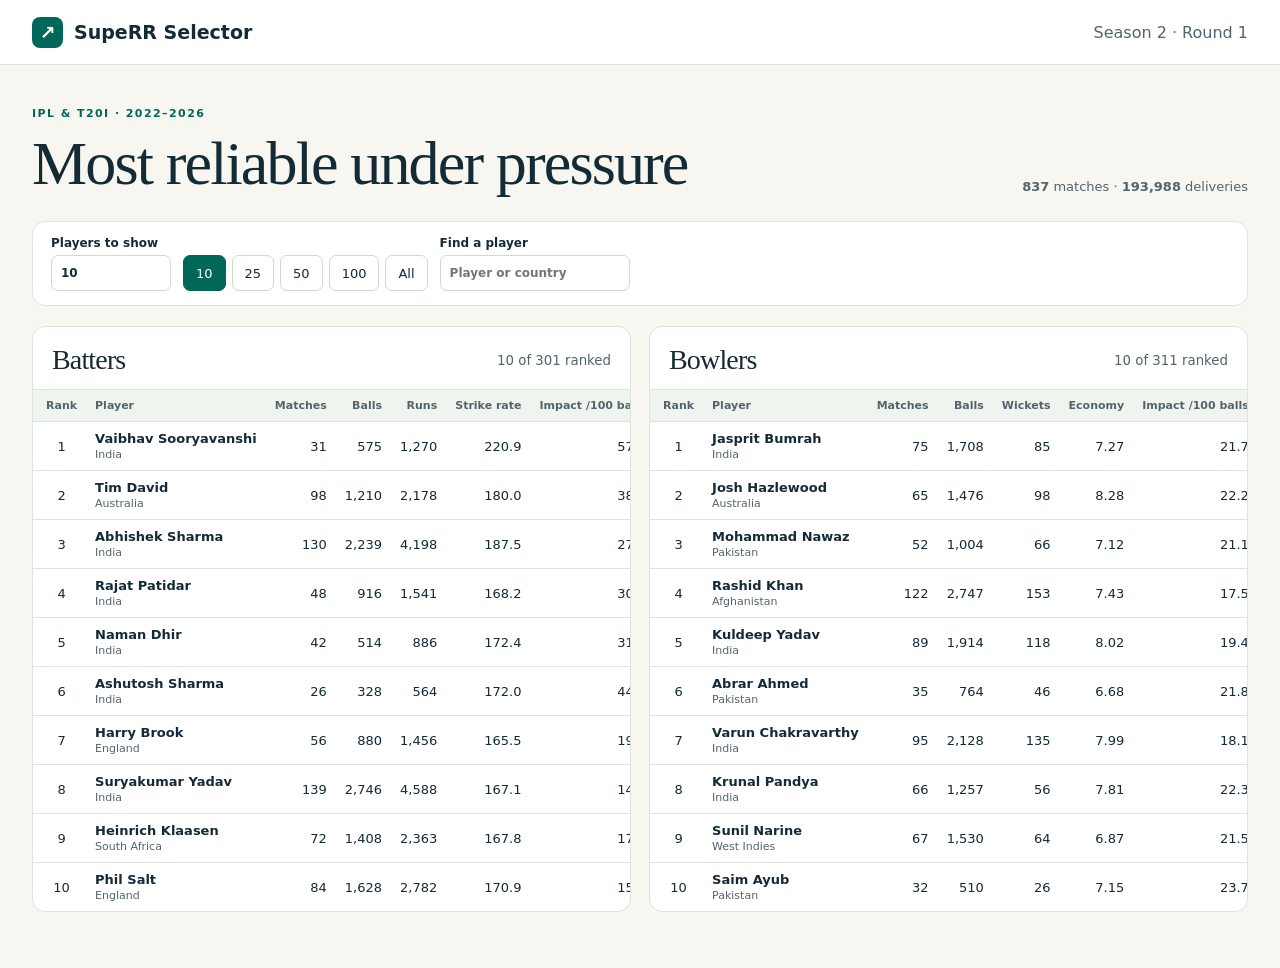
<file: index.html>
<!doctype html>
<html lang="en">
<head>
<meta charset="utf-8">
<meta name="viewport" content="width=device-width,initial-scale=1">
<title>SupeRR Selector | Players under pressure</title>
<link rel="stylesheet" href="styles.css">
<script src="app.js" defer></script>
</head>
<body>
<header class="top">
  <div class="wrap mast"><a class="brand" href="#rankings"><span class="mark" aria-hidden="true">↗</span> SupeRR Selector</a><span class="edition">Season 2 · Round 1</span></div>
</header>
<main class="wrap" id="dashboard" aria-live="polite"><p>Loading…</p></main>
</body>
</html>
</file>
<file: styles.css>
:root{color-scheme:light;--ink:#142b36;--muted:#52646c;--accent:#006759;--paper:#f7f6f0;--line:#dce4de;--mint:#e6f1e9;--white:#fff;--serif:Georgia,serif;font-family:"DM Sans",system-ui,-apple-system,sans-serif;color:var(--ink);background:var(--paper)}
*{box-sizing:border-box}
body{margin:0;background:var(--paper)}
.wrap{width:min(1320px,calc(100% - 64px));margin-inline:auto}
.top{background:var(--white);border-bottom:1px solid var(--line)}
.mast,.card-head{display:flex;align-items:center;justify-content:space-between;gap:16px}
.mast{min-height:64px}
.brand{color:var(--ink);text-decoration:none;font-size:19px;font-weight:800;display:flex;gap:11px;align-items:center}
.mark{display:grid;place-items:center;width:31px;height:31px;background:var(--accent);color:#fff;border-radius:8px}
.edition,.muted,small{color:var(--muted)}
.nav{display:flex;gap:28px}
.nav a{color:var(--muted);padding:13px 0;text-decoration:none;border-bottom:3px solid transparent;font-size:14px;font-weight:650}
.nav a[aria-current]{color:var(--accent);border-color:var(--accent)}
main{padding-block:40px 56px}
.hero{display:flex;justify-content:space-between;align-items:end;gap:22px;margin-bottom:24px}
.eyebrow{text-transform:uppercase;letter-spacing:.13em;color:var(--accent);font-size:11px;font-weight:800;margin:0 0 8px}
h1,h2{font-family:var(--serif);font-weight:500;line-height:1.08;letter-spacing:-.03em;margin:0}
h1{font-size:clamp(36px,5.5vw,62px)}
h2{font-size:28px}
h3{margin:0 0 4px;font-size:17px}
p{line-height:1.55;margin:6px 0}
.coverage{font-size:13px;margin:0;text-align:right}
.bar,.card{background:var(--white);border:1px solid var(--line);border-radius:13px}
.bar{padding:14px 18px;margin-bottom:20px}
.controls{display:flex;align-items:end;flex-wrap:wrap;gap:12px}
.controls label{display:grid;gap:5px;font-size:12px;font-weight:750}
input,select{font:inherit;color:var(--ink);background:#fff;border:1px solid #ccd9d1;border-radius:7px;min-height:36px;padding:6px 9px}
:focus-visible{outline:3px solid #00947b;outline-offset:3px}
.grid{display:grid;grid-template-columns:repeat(2,minmax(0,1fr));gap:18px;align-items:start}
@media(max-width:1250px){.grid{grid-template-columns:1fr}}
.card{overflow:hidden}
.card-head{padding:18px 19px 14px}
.card-body{padding:20px}
.scroll{overflow:auto}
table{width:100%;border-collapse:collapse;font-size:13px;font-variant-numeric:tabular-nums}
th,td{padding:9px;border-top:1px solid var(--line);text-align:right;white-space:nowrap}
th{background:#f0f4ef;color:var(--muted);font-size:11px;font-weight:750}
td:first-child,th:first-child{text-align:center;padding-left:13px;width:52px}
td:nth-child(2),th:nth-child(2){text-align:left}
td:nth-child(2) small{display:block;margin-top:2px;font-size:11px}
td:last-child,th:last-child{padding-right:16px}
tbody tr:hover{background:#f9fbf8}
.score{font-weight:800;color:var(--accent);font-size:14px}
.empty{padding:20px;color:var(--muted)}
.stack{display:grid;gap:14px}
.narrow{max-width:820px}
.step{display:flex;gap:18px;align-items:start}
.number{font-family:var(--serif);font-size:30px;color:var(--accent);line-height:1;min-width:24px}
@media(max-width:1000px){.grid{grid-template-columns:1fr}}
@media(max-width:640px){.wrap{width:calc(100% - 32px)}.brand{font-size:16px}.edition{font-size:11px}.hero{flex-direction:column;align-items:start;gap:8px}.coverage{text-align:left}main{padding-block:24px 36px}h2{font-size:24px}.controls,.controls label,.controls input,.controls select{width:100%}}
.controls input[type=number]{width:120px}
.presets{display:flex;gap:6px;flex-wrap:wrap}
.presets button{font:inherit;font-size:13px;color:var(--ink);background:#fff;border:1px solid #ccd9d1;border-radius:7px;min-height:36px;padding:6px 12px;cursor:pointer}
.presets button:hover{background:var(--mint)}
.presets button[aria-pressed]{background:var(--accent);border-color:var(--accent);color:#fff}
@media(max-width:640px){.controls input[type=number]{width:100%}}
</file>
